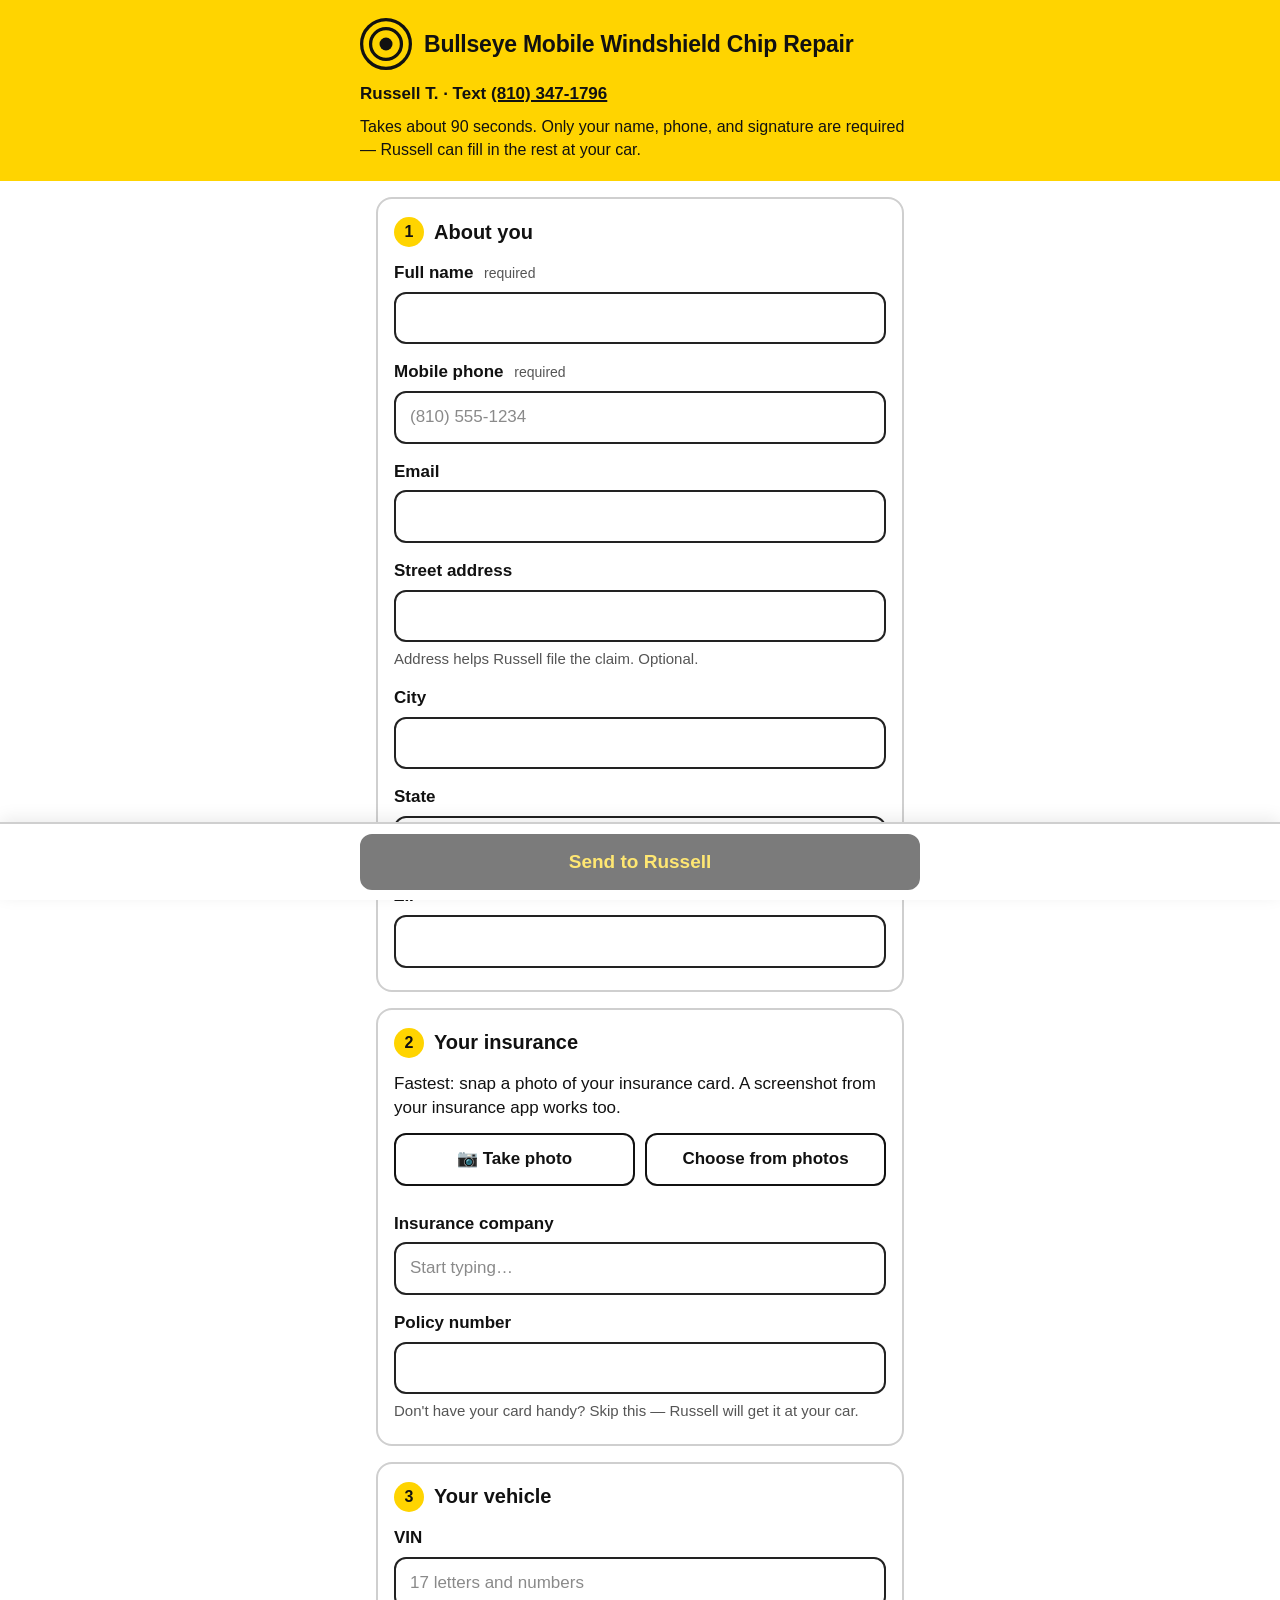
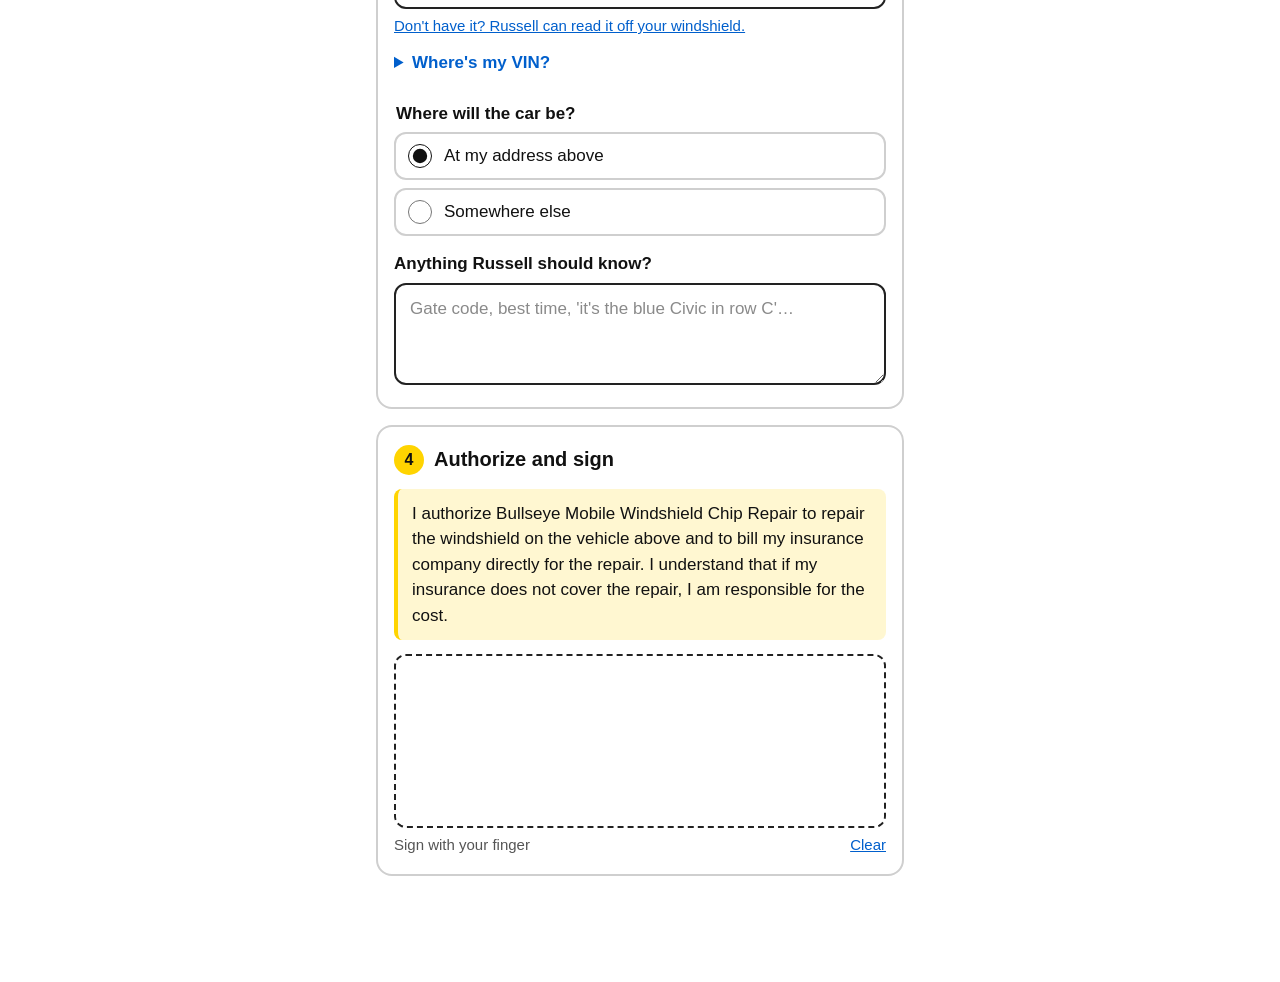
<file: index.html>
<!doctype html>
<html lang="en">
<head>
  <meta charset="utf-8">
  <!-- Only this site's own files may run; the page may talk only to the backend and the VIN lookup. -->
  <meta http-equiv="Content-Security-Policy" content="default-src 'none'; script-src 'self'; style-src 'self'; img-src 'self' data: blob:; connect-src https://script.google.com https://script.googleusercontent.com https://vpic.nhtsa.dot.gov; base-uri 'none'; form-action 'none'; object-src 'none'">
  <meta name="referrer" content="no-referrer">
  <meta name="viewport" content="width=device-width, initial-scale=1, viewport-fit=cover">
  <meta name="robots" content="noindex">
  <meta name="theme-color" content="#FFD400">
  <meta name="description" content="Customer info for Bullseye Mobile Windshield Chip Repair. Takes about 90 seconds.">
  <title>Bullseye Windshield Repair — Customer Info</title>
  <link rel="icon" href="assets/favicon.svg" type="image/svg+xml">
  <link rel="stylesheet" href="assets/style.css">
</head>
<body>

<header class="hdr">
  <div class="hdr-inner">
    <div class="brand">
      <img src="assets/logo.svg" alt="" width="52" height="52">
      <h1 data-fill="business">Bullseye Mobile Windshield Chip Repair</h1>
    </div>
    <p class="owner"><span data-fill="owner">Russell T.</span> · Text <a data-link="sms" href="sms:+18103471796"><span data-fill="phone">(810) 347-1796</span></a></p>
    <p class="sub">Takes about 90 seconds. Only your name, phone, and signature are required — Russell can fill in the rest at your car.</p>
    <p class="test-mode" id="test-mode" hidden>Test mode — nothing is sent to Russell.</p>
  </div>
</header>

<main id="main">
  <noscript><p>This form needs JavaScript turned on. You can also just text Russell at <a href="sms:+18103471796">(810) 347-1796</a>.</p></noscript>

  <div id="draft-banner" class="banner" hidden>
    <span>We saved what you typed earlier.</span>
    <button type="button" class="link" id="start-over">Start over</button>
  </div>
  <p id="status" class="sr-only" aria-live="polite"></p>

  <form id="intake" novalidate>
    <input type="hidden" name="ref" id="ref" value="direct">
    <!-- Honeypot: off-screen, never filled by people. Payload key is "website". -->
    <div class="hp" aria-hidden="true">
      <label for="hp">Leave this empty</label>
      <input type="text" id="hp" name="hp" tabindex="-1" autocomplete="off">
    </div>

    <!-- 1 · About you -->
    <section class="card" id="sec-about" aria-labelledby="h-about">
      <h2 id="h-about"><span class="num" aria-hidden="true">1</span> About you</h2>

      <div class="field">
        <label for="name">Full name <span class="req">required</span></label>
        <input id="name" name="name" type="text" autocomplete="name" autocapitalize="words" maxlength="120" required>
        <p class="err" id="err-name" hidden></p>
      </div>

      <div class="field">
        <label for="phone">Mobile phone <span class="req">required</span></label>
        <input id="phone" name="phone" type="tel" autocomplete="tel" inputmode="tel" placeholder="(810) 555-1234" maxlength="20" required>
        <p class="err" id="err-phone" hidden></p>
      </div>

      <div class="field">
        <label for="email">Email</label>
        <input id="email" name="email" type="email" autocomplete="email" inputmode="email" autocapitalize="off" spellcheck="false" maxlength="120">
      </div>

      <div class="field">
        <label for="street">Street address</label>
        <input id="street" name="street" type="text" autocomplete="street-address" maxlength="160">
        <p class="hint">Address helps Russell file the claim. Optional.</p>
      </div>

      <div class="field">
        <label for="city">City</label>
        <input id="city" name="city" type="text" autocomplete="address-level2" autocapitalize="words" maxlength="80">
      </div>

      <div class="field">
        <label for="state">State</label>
        <select id="state" name="state" autocomplete="address-level1">
          <option value="AL">Alabama</option><option value="AK">Alaska</option><option value="AZ">Arizona</option>
          <option value="AR">Arkansas</option><option value="CA">California</option><option value="CO">Colorado</option>
          <option value="CT">Connecticut</option><option value="DE">Delaware</option><option value="DC">District of Columbia</option>
          <option value="FL">Florida</option><option value="GA">Georgia</option><option value="HI">Hawaii</option>
          <option value="ID">Idaho</option><option value="IL">Illinois</option><option value="IN">Indiana</option>
          <option value="IA">Iowa</option><option value="KS">Kansas</option><option value="KY">Kentucky</option>
          <option value="LA">Louisiana</option><option value="ME">Maine</option><option value="MD">Maryland</option>
          <option value="MA">Massachusetts</option><option value="MI" selected>Michigan</option><option value="MN">Minnesota</option>
          <option value="MS">Mississippi</option><option value="MO">Missouri</option><option value="MT">Montana</option>
          <option value="NE">Nebraska</option><option value="NV">Nevada</option><option value="NH">New Hampshire</option>
          <option value="NJ">New Jersey</option><option value="NM">New Mexico</option><option value="NY">New York</option>
          <option value="NC">North Carolina</option><option value="ND">North Dakota</option><option value="OH">Ohio</option>
          <option value="OK">Oklahoma</option><option value="OR">Oregon</option><option value="PA">Pennsylvania</option>
          <option value="RI">Rhode Island</option><option value="SC">South Carolina</option><option value="SD">South Dakota</option>
          <option value="TN">Tennessee</option><option value="TX">Texas</option><option value="UT">Utah</option>
          <option value="VT">Vermont</option><option value="VA">Virginia</option><option value="WA">Washington</option>
          <option value="WV">West Virginia</option><option value="WI">Wisconsin</option><option value="WY">Wyoming</option>
        </select>
      </div>

      <div class="field">
        <label for="zip">ZIP</label>
        <input id="zip" name="zip" type="text" autocomplete="postal-code" inputmode="numeric" maxlength="5">
      </div>
    </section>

    <!-- 2 · Your insurance -->
    <section class="card" id="sec-insurance" aria-labelledby="h-insurance">
      <h2 id="h-insurance"><span class="num" aria-hidden="true">2</span> Your insurance</h2>

      <p class="lead">Fastest: snap a photo of your insurance card. A screenshot from your insurance app works too.</p>
      <div class="btn-row">
        <button type="button" class="btn" id="photo-camera-btn">📷 Take photo</button>
        <button type="button" class="btn" id="photo-pick-btn">Choose from photos</button>
      </div>
      <input type="file" id="photo-camera" accept="image/*" capture="environment" class="sr-only" tabindex="-1" aria-hidden="true">
      <input type="file" id="photo-pick" accept="image/*" class="sr-only" tabindex="-1" aria-hidden="true">
      <ul id="photo-list" class="thumbs" aria-label="Insurance card photos"></ul>
      <p id="photo-msg" class="hint pad" aria-live="polite"></p>

      <div class="field">
        <label for="insurer">Insurance company</label>
        <input id="insurer" name="insurer" type="text" list="insurers" autocomplete="off" autocapitalize="words" maxlength="80" placeholder="Start typing…">
        <datalist id="insurers"></datalist>
      </div>

      <div class="field">
        <label for="policy_number">Policy number</label>
        <input id="policy_number" name="policy_number" type="text" autocomplete="off" autocapitalize="characters" spellcheck="false" maxlength="40">
        <p class="hint">Don't have your card handy? Skip this — Russell will get it at your car.</p>
      </div>
    </section>

    <!-- 3 · Your vehicle -->
    <section class="card" id="sec-vehicle" aria-labelledby="h-vehicle">
      <h2 id="h-vehicle"><span class="num" aria-hidden="true">3</span> Your vehicle</h2>

      <div class="field">
        <label for="vin">VIN</label>
        <input id="vin" name="vin" type="text" maxlength="17" autocomplete="off" autocapitalize="characters" spellcheck="false" placeholder="17 letters and numbers">
        <p id="vin-warn" class="msg-warn" hidden></p>
        <p id="vin-status" class="msg-muted" hidden></p>
        <p class="hint" id="vin-manual-wrap"><button type="button" class="link small" id="vin-manual">Don't have it? Russell can read it off your windshield.</button></p>
        <details>
          <summary>Where's my VIN?</summary>
          <p>Bottom corner of the windshield on the driver's side, the sticker inside the driver's door, your insurance card, or your registration.</p>
        </details>
      </div>

      <div id="ymm" hidden>
        <div class="field">
          <label for="year">Year</label>
          <input id="year" name="year" type="text" inputmode="numeric" maxlength="4" autocomplete="off">
        </div>
        <div class="field">
          <label for="make">Make</label>
          <input id="make" name="make" type="text" autocapitalize="words" maxlength="40" autocomplete="off" placeholder="e.g., Honda">
        </div>
        <div class="field">
          <label for="model">Model</label>
          <input id="model" name="model" type="text" autocapitalize="words" maxlength="40" autocomplete="off" placeholder="e.g., Civic">
        </div>
      </div>

      <fieldset class="field bare">
        <legend class="label">Where will the car be?</legend>
        <div class="radios">
          <label class="radio"><input type="radio" name="repair_location" value="same" checked> At my address above</label>
          <label class="radio"><input type="radio" name="repair_location" value="other"> Somewhere else</label>
        </div>
        <div id="loc-other-wrap" class="field" hidden>
          <label for="repair_location_text" class="sr-only">Where will the car be?</label>
          <input id="repair_location_text" name="repair_location_text" type="text" maxlength="160" placeholder="e.g., work parking lot — 123 Main St, Novi">
        </div>
      </fieldset>

      <div class="field">
        <label for="notes">Anything Russell should know?</label>
        <textarea id="notes" name="notes" maxlength="500" rows="3" placeholder="Gate code, best time, 'it's the blue Civic in row C'…"></textarea>
      </div>
    </section>

    <!-- 4 · Authorize and sign -->
    <section class="card" id="sec-sign" aria-labelledby="h-sign">
      <h2 id="h-sign"><span class="num" aria-hidden="true">4</span> Authorize and sign</h2>
      <p class="auth" id="auth-text"></p>
      <div class="sig-wrap" id="sig-wrap">
        <canvas id="sig" aria-label="Signature pad. Sign with your finger." role="img"></canvas>
      </div>
      <div class="sig-row">
        <span id="sig-label">Sign with your finger</span>
        <button type="button" class="link small" id="sig-clear">Clear</button>
      </div>
      <p class="err" id="err-sig" hidden></p>
    </section>
  </form>

  <!-- Thank-you state: replaces the form after a successful send -->
  <section id="thanks" class="thanks" hidden aria-labelledby="thanks-h">
    <h2 id="thanks-h" tabindex="-1">Sent! Russell will text you to confirm a time.</h2>
    <p class="ref-label">Your reference code</p>
    <p class="ref" id="ref-code"></p>
    <p class="hint">Save this in case you need it.</p>
    <div class="summary" id="summary"></div>
    <div class="actions">
      <a class="btn btn-primary" id="text-russell" href="sms:+18103471796">Text Russell</a>
      <button type="button" class="btn" id="save-contact">Save Russell's contact</button>
    </div>
    <p class="hint foot">Something wrong? Text Russell at <a data-link="sms" href="sms:+18103471796"><span data-fill="phone">(810) 347-1796</span></a>.</p>
  </section>
</main>

<div class="bar" id="bar">
  <div class="bar-inner">
    <p class="send-msg" id="send-msg" hidden></p>
    <button type="button" class="btn btn-primary" id="send" aria-disabled="true">Send to Russell</button>
    <div class="fallback" id="fallback" hidden>
      <a class="btn" id="text-instead" href="sms:+18103471796">Text Russell your info instead</a>
      <p class="hint">Russell will grab your card and signature at the car.</p>
    </div>
  </div>
</div>

<script src="config.js"></script>
<script src="vendor/signature_pad.min.js"></script>
<script src="assets/app.js"></script>
</body>
</html>
</file>
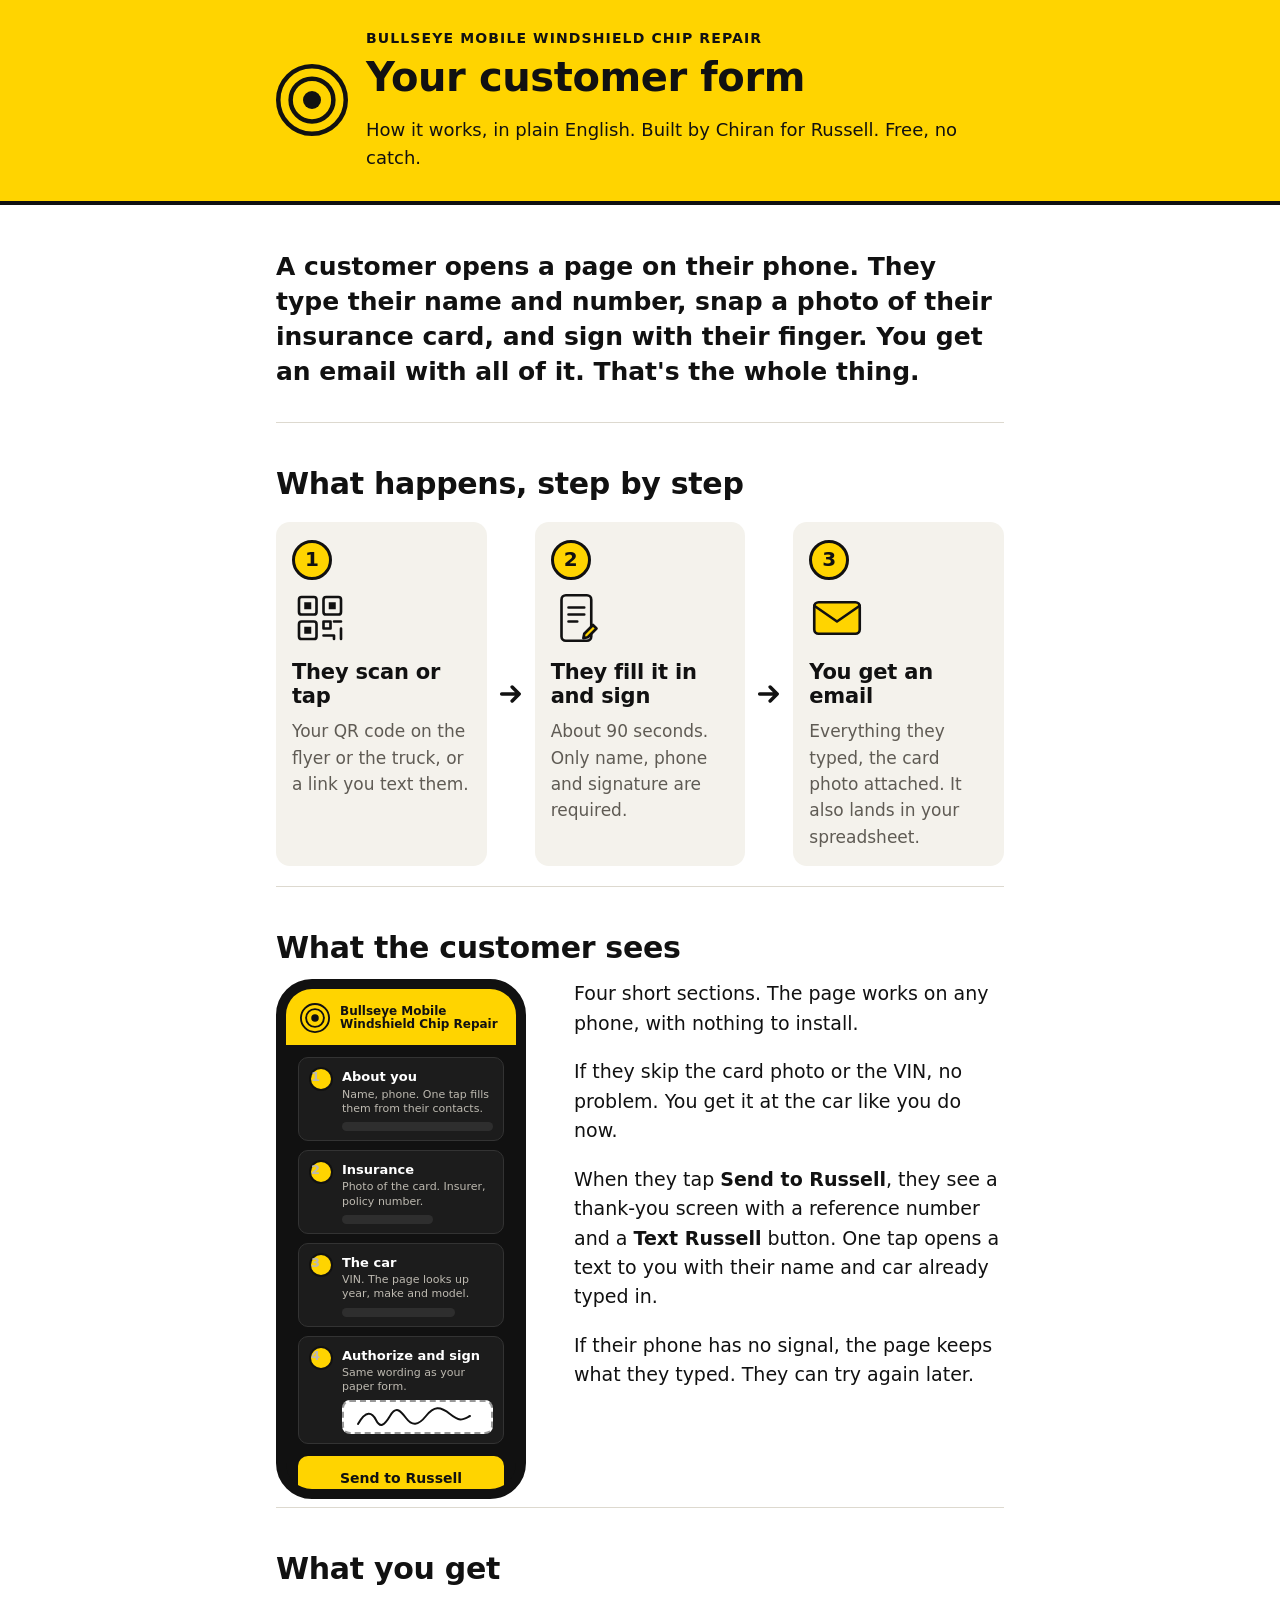
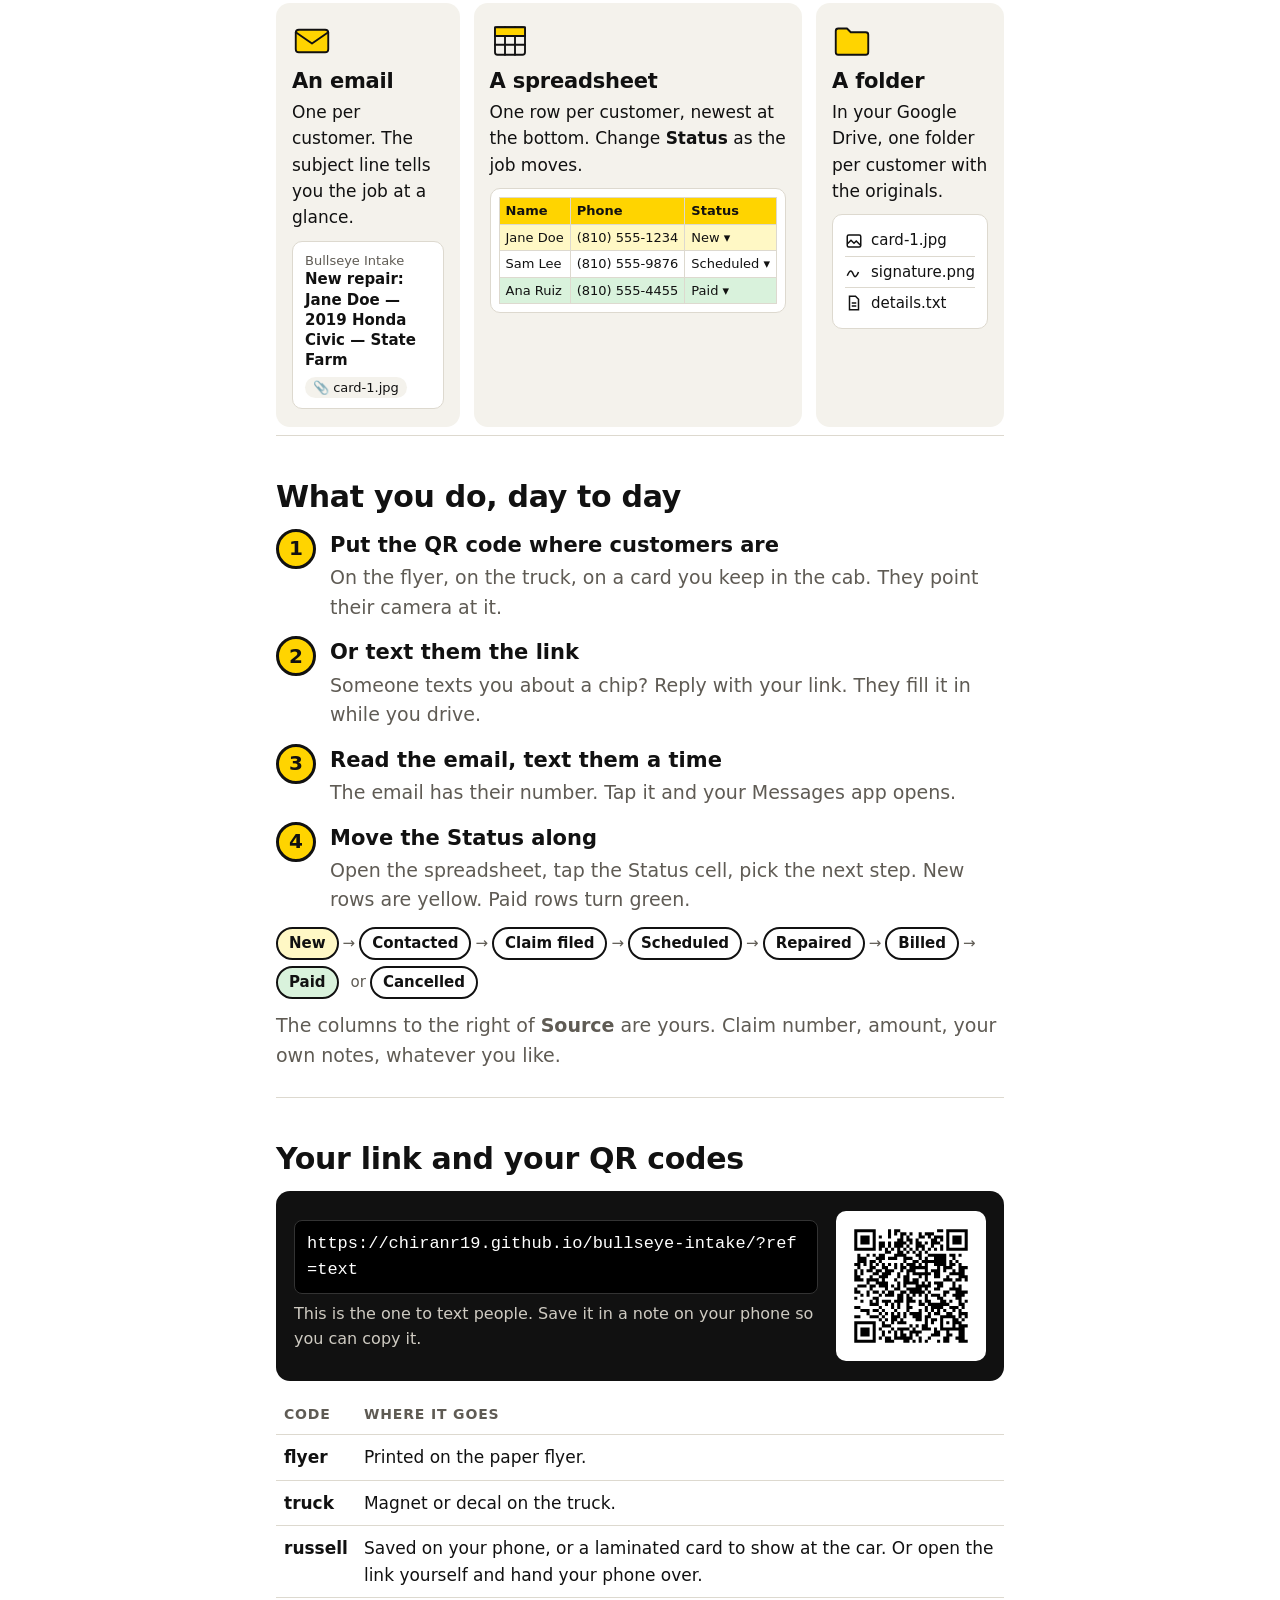
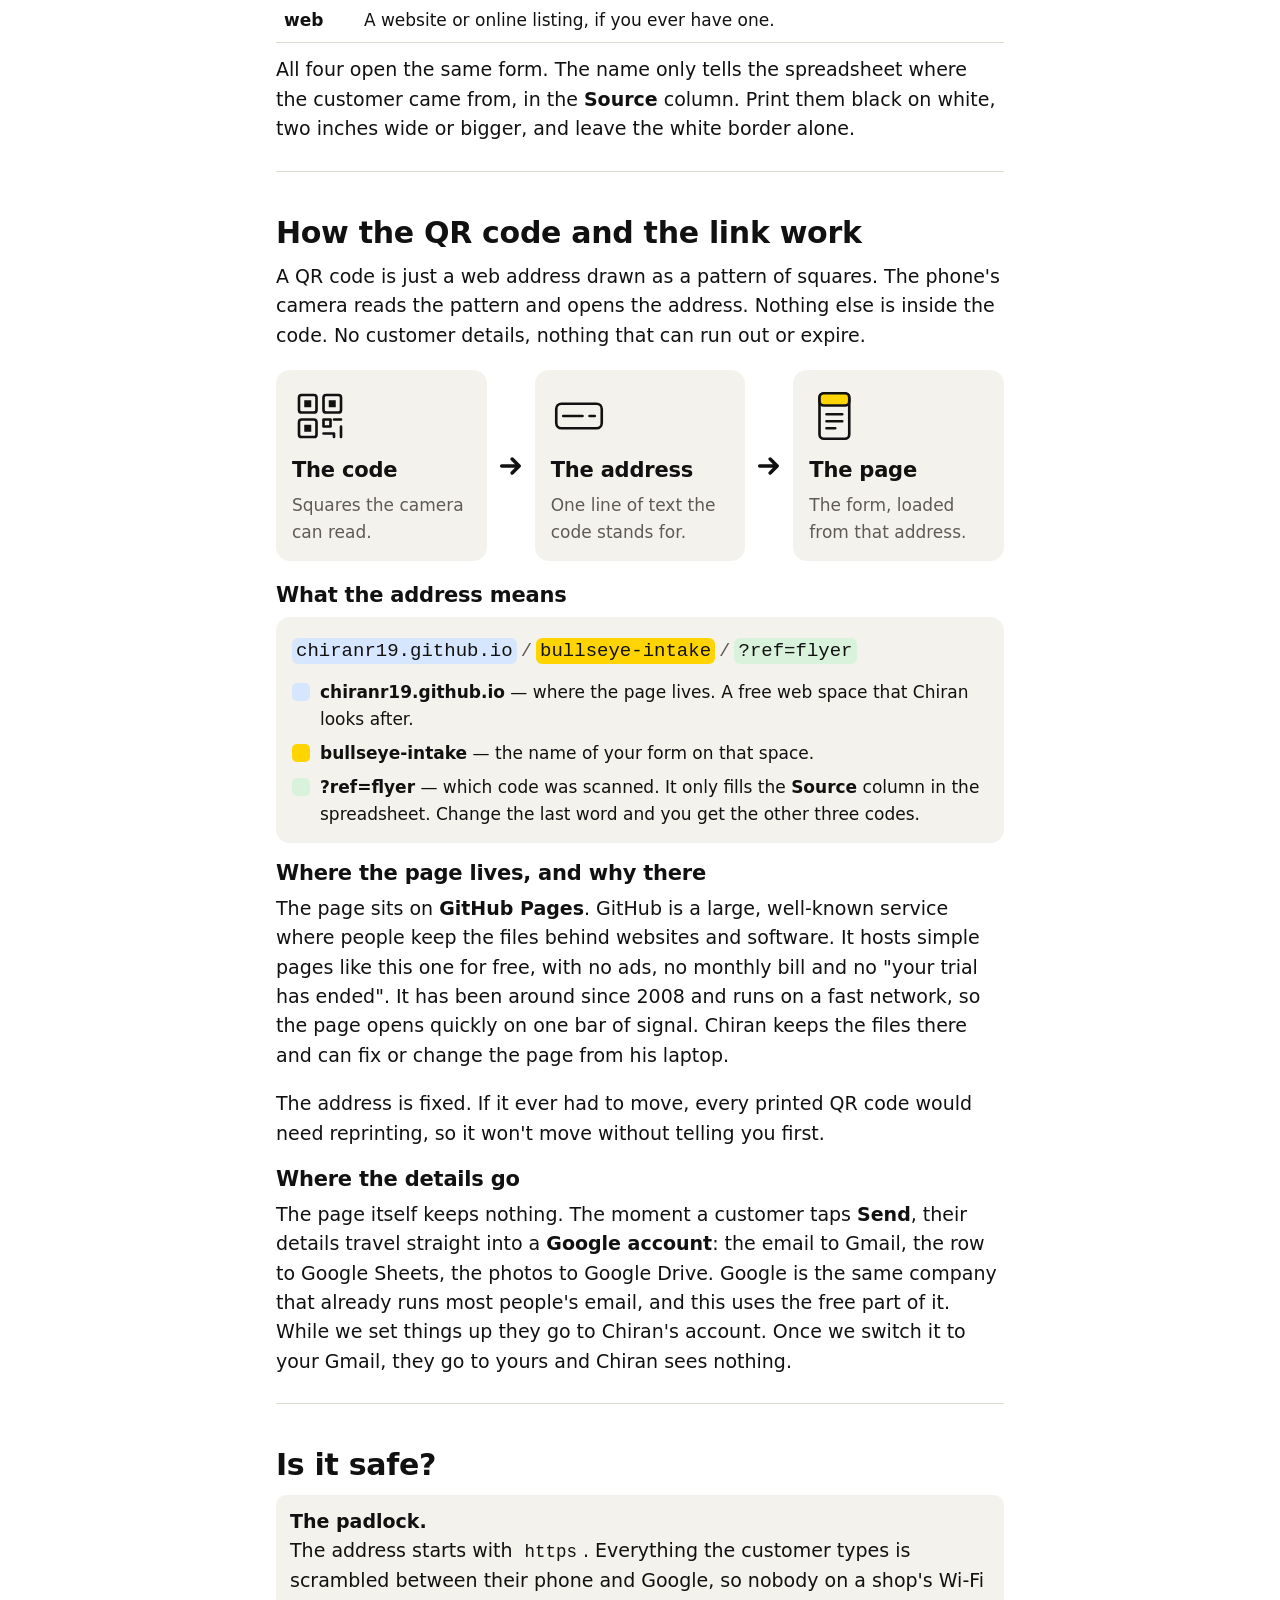
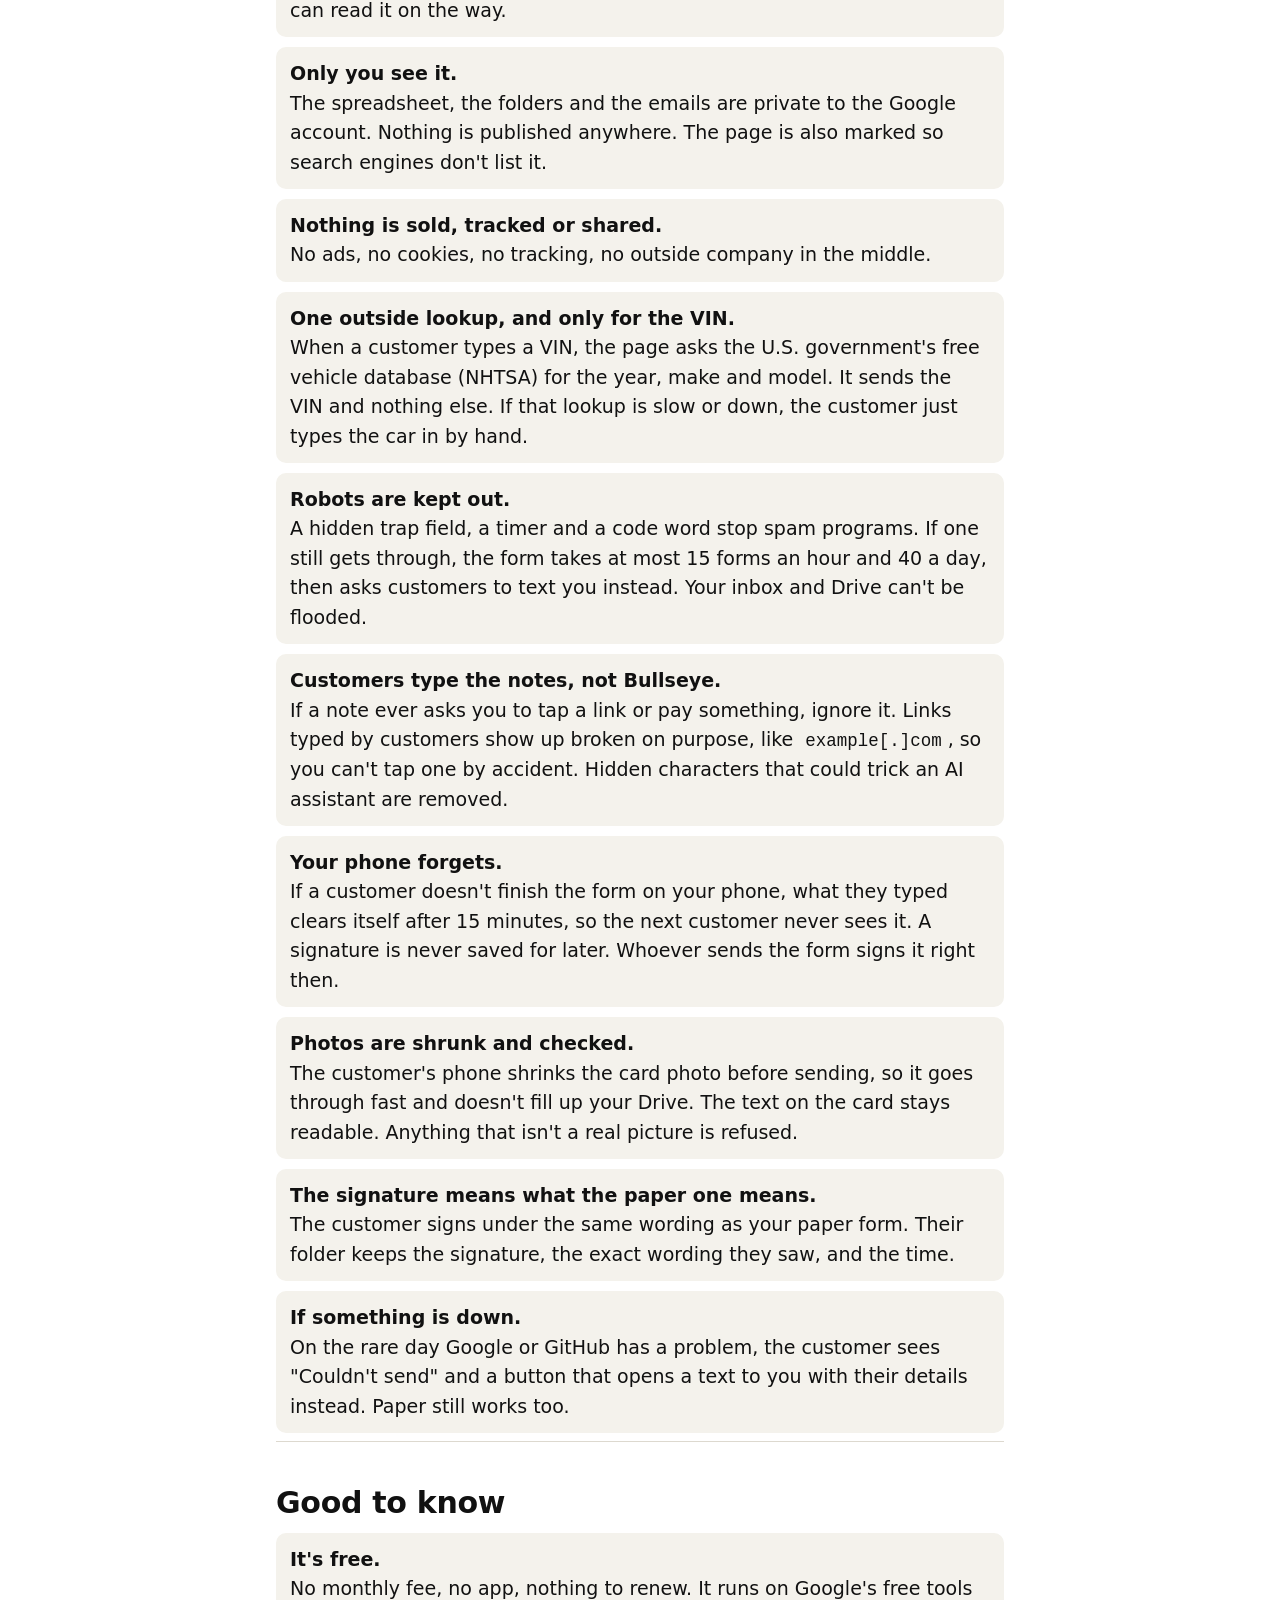
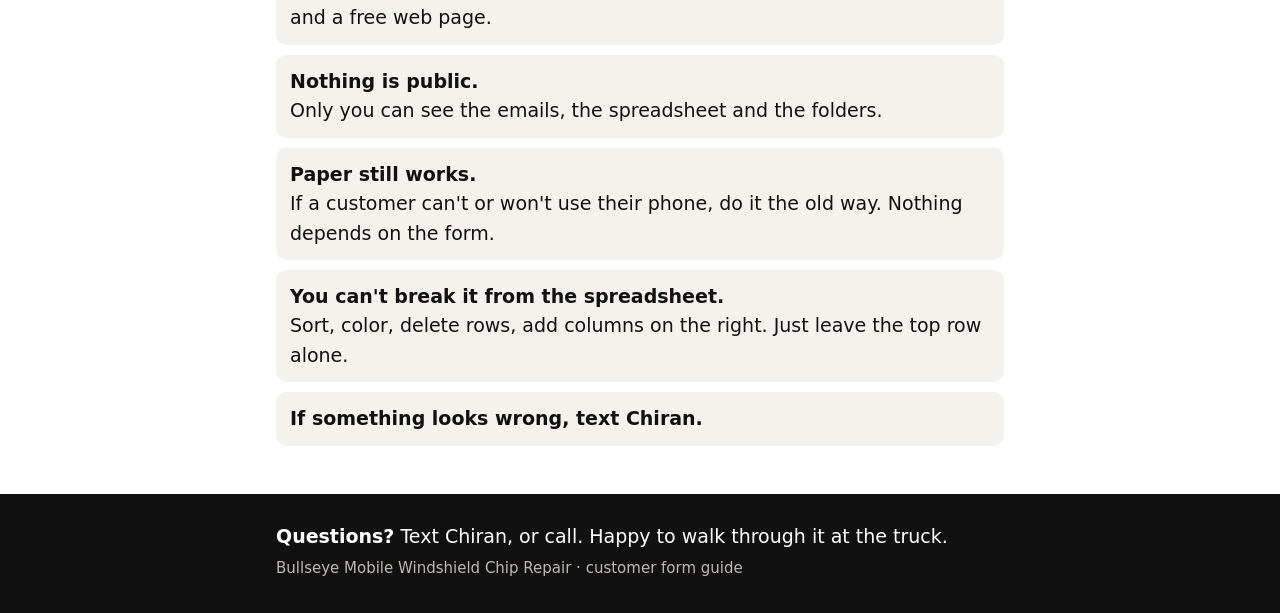
<file: guide.html>
<!doctype html>
<html lang="en">
<head>
<meta charset="utf-8">
<meta http-equiv="Content-Security-Policy" content="default-src 'none'; style-src 'unsafe-inline'; img-src 'self' data:; base-uri 'none'; form-action 'none'">
<meta name="referrer" content="no-referrer">
<meta name="viewport" content="width=device-width, initial-scale=1">
<meta name="robots" content="noindex">
<meta name="theme-color" content="#FFD400">
<title>Your customer form — how it works</title>
<link rel="icon" href="assets/favicon.svg" type="image/svg+xml">
<style>
  :root {
    --yellow: #FFD400;
    --ink: #111111;
    --paper: #FFFFFF;
    --stone: #F4F2EC;
    --line: #DDD9CF;
    --muted: #5F5B54;
    --new: #FFF8C5;
    --paid: #D9F2DC;
    --radius: 14px;
  }
  * { box-sizing: border-box; }
  html { -webkit-text-size-adjust: 100%; }
  body {
    margin: 0;
    background: var(--paper);
    color: var(--ink);
    font: 19px/1.55 system-ui, -apple-system, "Segoe UI", Roboto, Helvetica, Arial, sans-serif;
  }
  h1, h2, h3 { line-height: 1.15; margin: 0 0 .4em; letter-spacing: -0.01em; }
  h1 { font-size: clamp(30px, 6vw, 40px); }
  h2 { font-size: clamp(24px, 4.5vw, 30px); margin-top: 0; }
  h3 { font-size: 21px; }
  p { margin: 0 0 1em; }
  a { color: inherit; }
  .wrap { max-width: 760px; margin: 0 auto; padding: 0 16px; }

  /* Header */
  .hero { background: var(--yellow); border-bottom: 4px solid var(--ink); }
  .hero .wrap { padding: 28px 16px 30px; display: flex; gap: 18px; align-items: center; }
  .hero svg { width: 72px; height: 72px; flex: 0 0 auto; }
  .hero .kicker { font-weight: 700; text-transform: uppercase; letter-spacing: .08em; font-size: 14px; margin: 0 0 4px; }
  .hero p.sub { margin: 4px 0 0; font-size: 18px; }

  section { padding: 44px 0 8px; }
  section + section { border-top: 1px solid var(--line); }
  .lead { font-size: clamp(21px, 3.4vw, 25px); font-weight: 600; line-height: 1.4; }

  /* Step badges, same look as the form */
  .num {
    display: inline-flex; align-items: center; justify-content: center;
    width: 40px; height: 40px; border-radius: 50%;
    background: var(--yellow); color: var(--ink); font-weight: 800; font-size: 20px;
    border: 3px solid var(--ink); flex: 0 0 auto;
  }

  /* The flow strip */
  .flow { display: grid; grid-template-columns: 1fr auto 1fr auto 1fr; gap: 10px; align-items: stretch; margin: 20px 0 12px; }
  .flow .step { background: var(--stone); border-radius: var(--radius); padding: 18px 16px 16px; display: flex; flex-direction: column; gap: 10px; }
  .flow .step svg { width: 56px; height: 56px; }
  .flow .step h3 { margin: 4px 0 0; }
  .flow .step p { margin: 0; color: var(--muted); font-size: 17px; }
  .flow .arrow { display: flex; align-items: center; justify-content: center; color: var(--ink); }
  .flow .arrow svg { width: 28px; height: 28px; }
  @media (max-width: 640px) {
    .flow { grid-template-columns: 1fr; }
    .flow .arrow svg { transform: rotate(90deg); }
  }

  /* Two-column: phone mockup + text */
  .split { display: grid; grid-template-columns: 270px 1fr; gap: 28px; align-items: start; margin-top: 14px; }
  @media (max-width: 640px) { .split { grid-template-columns: 1fr; } .phone { margin: 0 auto; } }

  .phone {
    width: 250px; height: 520px; border: 10px solid var(--ink); border-radius: 36px;
    background: var(--ink); overflow: hidden; display: flex; flex-direction: column; position: relative;
  }
  .phone .ph-head { background: var(--yellow); padding: 14px 14px 12px; display: flex; gap: 10px; align-items: center; }
  .phone .ph-head svg { width: 30px; height: 30px; flex: 0 0 auto; }
  .phone .ph-head b { font-size: 12px; line-height: 1.15; display: block; }
  .phone .ph-body { flex: 1; padding: 12px; display: flex; flex-direction: column; gap: 9px; }
  .phone .ph-sec { background: #1C1C1C; border: 1px solid #333; border-radius: 10px; padding: 9px 10px; color: #fff; display: flex; gap: 9px; align-items: flex-start; }
  .phone .ph-sec .num { width: 24px; height: 24px; font-size: 13px; border-width: 2px; }
  .phone .ph-sec b { font-size: 13px; display: block; }
  .phone .ph-sec span { font-size: 11px; color: #BDB9B0; display: block; line-height: 1.3; }
  .phone .ph-line { height: 9px; border-radius: 5px; background: #2E2E2E; margin-top: 6px; }
  .phone .ph-sig { height: 34px; border-radius: 8px; background: #fff; margin-top: 6px; border: 2px dashed #999; position: relative; }
  .phone .ph-sig svg { position: absolute; left: 10px; top: 4px; width: 120px; height: 26px; }
  .phone .ph-bar { background: var(--yellow); color: var(--ink); font-weight: 800; font-size: 14px; text-align: center; padding: 12px; margin: 0 12px 12px; border-radius: 10px; }

  /* Cards */
  .cards { display: grid; grid-template-columns: repeat(3, 1fr); gap: 14px; margin-top: 16px; }
  @media (max-width: 720px) { .cards { grid-template-columns: 1fr; } }
  .card { background: var(--stone); border-radius: var(--radius); padding: 18px 16px; }
  .card svg { width: 40px; height: 40px; display: block; margin-bottom: 8px; }
  .card h3 { margin-bottom: 6px; }
  .card p { font-size: 17px; margin-bottom: 10px; }
  .mock { background: var(--paper); border: 1px solid var(--line); border-radius: 10px; padding: 10px 12px; font-size: 15px; line-height: 1.35; }
  .mock .subj { font-weight: 700; }
  .mock .from { color: var(--muted); font-size: 13px; }
  .mock .attach { display: inline-block; margin-top: 6px; font-size: 13px; background: var(--stone); padding: 2px 8px; border-radius: 999px; }
  table.mini { border-collapse: collapse; width: 100%; font-size: 13px; }
  table.mini th, table.mini td { border: 1px solid var(--line); padding: 4px 6px; text-align: left; white-space: nowrap; }
  table.mini th { background: var(--yellow); font-weight: 700; }
  table.mini tr.new td { background: var(--new); }
  table.mini tr.paid td { background: var(--paid); }
  .files { list-style: none; padding: 0; margin: 0; font-size: 15px; }
  .files li { padding: 5px 0; border-bottom: 1px solid var(--line); display: flex; gap: 8px; align-items: center; }
  .files li:last-child { border-bottom: 0; }
  .files svg { width: 18px; height: 18px; margin: 0; flex: 0 0 auto; }

  /* Day to day */
  ol.todo { list-style: none; padding: 0; margin: 14px 0 0; display: grid; gap: 14px; }
  ol.todo li { display: flex; gap: 14px; align-items: flex-start; }
  ol.todo li > div { flex: 1; }
  ol.todo b { display: block; font-size: 21px; margin-bottom: 2px; }
  ol.todo p { margin: 0; color: var(--muted); }

  .chain { display: flex; flex-wrap: wrap; gap: 6px 4px; align-items: center; margin: 12px 0 4px; }
  .chip { border: 2px solid var(--ink); border-radius: 999px; padding: 3px 11px; font-weight: 700; font-size: 15px; background: var(--paper); }
  .chip.new { background: var(--new); }
  .chip.paid { background: var(--paid); }
  .chain .sep { color: var(--muted); font-size: 15px; }

  /* Link box */
  .linkbox { background: var(--ink); color: #fff; border-radius: var(--radius); padding: 20px 18px; display: grid; grid-template-columns: 1fr 150px; gap: 18px; align-items: center; margin-top: 14px; }
  @media (max-width: 560px) { .linkbox { grid-template-columns: 1fr; } }
  .linkbox .url { font-family: ui-monospace, Menlo, Consolas, monospace; font-size: 17px; word-break: break-all; background: #000; padding: 10px 12px; border-radius: 8px; border: 1px solid #333; }
  .linkbox p { margin: 8px 0 0; color: #CFCBC2; font-size: 16px; }
  .linkbox .qr { background: #fff; border-radius: 10px; padding: 6px; justify-self: center; }
  .linkbox .qr svg { width: 138px; height: 138px; display: block; }

  table.codes { border-collapse: collapse; width: 100%; margin-top: 14px; font-size: 17px; }
  table.codes th, table.codes td { text-align: left; padding: 9px 8px; border-bottom: 1px solid var(--line); vertical-align: top; }
  table.codes th { font-size: 14px; text-transform: uppercase; letter-spacing: .06em; color: var(--muted); }
  code { font-family: ui-monospace, Menlo, Consolas, monospace; font-size: .92em; background: var(--stone); padding: 1px 6px; border-radius: 6px; }

  /* Address anatomy */
  .url-parts { background: var(--stone); border-radius: var(--radius); padding: 16px; margin: 10px 0 18px; }
  .url-line { font-family: ui-monospace, Menlo, Consolas, monospace; font-size: clamp(15px, 3.6vw, 19px); word-break: break-all; line-height: 1.9; margin-bottom: 10px; }
  .url-line span { padding: 2px 4px; border-radius: 6px; }
  .u-host { background: #D6E6FF; }
  .u-name { background: var(--yellow); }
  .u-ref  { background: var(--paid); }
  .u-slash { color: var(--muted); }
  .url-parts ul { list-style: none; padding: 0; margin: 0; display: grid; gap: 8px; font-size: 17px; }
  .url-parts li { display: flex; gap: 10px; align-items: flex-start; }
  .url-parts li > span.swatch { width: 18px; height: 18px; border-radius: 5px; flex: 0 0 auto; margin-top: 4px; }
  .swatch.host { background: #D6E6FF; }
  .swatch.name { background: var(--yellow); }
  .swatch.ref  { background: var(--paid); }

  ul.know { padding-left: 0; list-style: none; margin: 10px 0 0; display: grid; gap: 10px; }
  ul.know li { background: var(--stone); border-radius: 10px; padding: 12px 14px; }
  ul.know b { display: block; }

  footer { background: var(--ink); color: #fff; margin-top: 40px; }
  footer .wrap { padding: 28px 16px; }
  footer p { margin: 0 0 6px; }
  footer .small { color: #BDB9B0; font-size: 15px; }

  :focus-visible { outline: 3px solid #005fcc; outline-offset: 2px; }
  @media print {
    body { font-size: 15px; }
    .hero, .linkbox, .num, table.mini th, .chip, .phone .ph-head, .phone .ph-bar { -webkit-print-color-adjust: exact; print-color-adjust: exact; }
    .phone { height: 420px; }
  }
</style>
</head>
<body>

<header class="hero">
  <div class="wrap">
    <svg viewBox="0 0 64 64" role="img" aria-label="Bullseye logo"><circle cx="32" cy="32" r="30" fill="#FFD400" stroke="#111" stroke-width="4"/><circle cx="32" cy="32" r="19" fill="none" stroke="#111" stroke-width="4"/><circle cx="32" cy="32" r="8" fill="#111"/></svg>
    <div>
      <p class="kicker">Bullseye Mobile Windshield Chip Repair</p>
      <h1>Your customer form</h1>
      <p class="sub">How it works, in plain English. Built by Chiran for Russell. Free, no catch.</p>
    </div>
  </div>
</header>

<main class="wrap">

  <section>
    <p class="lead">A customer opens a page on their phone. They type their name and number, snap a photo of their insurance card, and sign with their finger. You get an email with all of it. That's the whole thing.</p>
  </section>

  <section>
    <h2>What happens, step by step</h2>
    <div class="flow">
      <div class="step">
        <span class="num">1</span>
        <svg viewBox="0 0 64 64" fill="none" stroke="#111" stroke-width="3" stroke-linecap="round" stroke-linejoin="round" aria-hidden="true"><rect x="8" y="8" width="20" height="20" rx="3"/><rect x="36" y="8" width="20" height="20" rx="3"/><rect x="8" y="36" width="20" height="20" rx="3"/><rect x="14" y="14" width="8" height="8" fill="#111" stroke="none"/><rect x="42" y="14" width="8" height="8" fill="#111" stroke="none"/><rect x="14" y="42" width="8" height="8" fill="#111" stroke="none"/><path d="M36 36h8v8h-8zM48 36h8M56 44v12M36 52h12v4"/></svg>
        <h3>They scan or tap</h3>
        <p>Your QR code on the flyer or the truck, or a link you text them.</p>
      </div>
      <div class="arrow" aria-hidden="true"><svg viewBox="0 0 24 24" fill="none" stroke="currentColor" stroke-width="3" stroke-linecap="round" stroke-linejoin="round"><path d="M4 12h15M13 6l6 6-6 6"/></svg></div>
      <div class="step">
        <span class="num">2</span>
        <svg viewBox="0 0 64 64" fill="none" stroke="#111" stroke-width="3" stroke-linecap="round" stroke-linejoin="round" aria-hidden="true"><rect x="12" y="6" width="34" height="52" rx="5"/><path d="M20 20h18M20 28h18M20 36h10"/><path d="M38 50l10-10 4 4-10 10-5 1z" fill="#FFD400"/></svg>
        <h3>They fill it in and sign</h3>
        <p>About 90 seconds. Only name, phone and signature are required.</p>
      </div>
      <div class="arrow" aria-hidden="true"><svg viewBox="0 0 24 24" fill="none" stroke="currentColor" stroke-width="3" stroke-linecap="round" stroke-linejoin="round"><path d="M4 12h15M13 6l6 6-6 6"/></svg></div>
      <div class="step">
        <span class="num">3</span>
        <svg viewBox="0 0 64 64" fill="none" stroke="#111" stroke-width="3" stroke-linecap="round" stroke-linejoin="round" aria-hidden="true"><rect x="6" y="14" width="52" height="36" rx="5" fill="#FFD400"/><path d="M6 18l26 18 26-18"/></svg>
        <h3>You get an email</h3>
        <p>Everything they typed, the card photo attached. It also lands in your spreadsheet.</p>
      </div>
    </div>
  </section>

  <section>
    <h2>What the customer sees</h2>
    <div class="split">
      <div class="phone" role="img" aria-label="The form on a phone: four short sections and a Send button">
        <div class="ph-head">
          <svg viewBox="0 0 64 64" aria-hidden="true"><circle cx="32" cy="32" r="30" fill="#FFD400" stroke="#111" stroke-width="4"/><circle cx="32" cy="32" r="19" fill="none" stroke="#111" stroke-width="4"/><circle cx="32" cy="32" r="8" fill="#111"/></svg>
          <b>Bullseye Mobile Windshield Chip Repair</b>
        </div>
        <div class="ph-body">
          <div class="ph-sec"><span class="num">1</span><div><b>About you</b><span>Name, phone. One tap fills them from their contacts.</span><div class="ph-line"></div></div></div>
          <div class="ph-sec"><span class="num">2</span><div><b>Insurance</b><span>Photo of the card. Insurer, policy number.</span><div class="ph-line" style="width:60%"></div></div></div>
          <div class="ph-sec"><span class="num">3</span><div><b>The car</b><span>VIN. The page looks up year, make and model.</span><div class="ph-line" style="width:75%"></div></div></div>
          <div class="ph-sec"><span class="num">4</span><div><b>Authorize and sign</b><span>Same wording as your paper form.</span><div class="ph-sig"><svg viewBox="0 0 120 26" fill="none" stroke="#111" stroke-width="2" stroke-linecap="round" aria-hidden="true"><path d="M4 18c8-14 14-12 18-4s8 6 14-4 10-6 16 2 12 8 20-2 14-10 24-2 12 6 20 2"/></svg></div></div></div>
        </div>
        <div class="ph-bar">Send to Russell</div>
      </div>
      <div>
        <p>Four short sections. The page works on any phone, with nothing to install.</p>
        <p>If they skip the card photo or the VIN, no problem. You get it at the car like you do now.</p>
        <p>When they tap <b>Send to Russell</b>, they see a thank-you screen with a reference number and a <b>Text Russell</b> button. One tap opens a text to you with their name and car already typed in.</p>
        <p>If their phone has no signal, the page keeps what they typed. They can try again later.</p>
      </div>
    </div>
  </section>

  <section>
    <h2>What you get</h2>
    <div class="cards">
      <div class="card">
        <svg viewBox="0 0 64 64" fill="none" stroke="#111" stroke-width="3" stroke-linecap="round" stroke-linejoin="round" aria-hidden="true"><rect x="6" y="14" width="52" height="36" rx="5" fill="#FFD400"/><path d="M6 18l26 18 26-18"/></svg>
        <h3>An email</h3>
        <p>One per customer. The subject line tells you the job at a glance.</p>
        <div class="mock">
          <div class="from">Bullseye Intake</div>
          <div class="subj">New repair: Jane Doe — 2019 Honda Civic — State Farm</div>
          <span class="attach">📎 card-1.jpg</span>
        </div>
      </div>
      <div class="card">
        <svg viewBox="0 0 64 64" fill="none" stroke="#111" stroke-width="3" stroke-linecap="round" stroke-linejoin="round" aria-hidden="true"><rect x="8" y="10" width="48" height="44" rx="4"/><path d="M8 24h48M8 38h48M24 10v44M40 10v44"/><rect x="8" y="10" width="48" height="14" fill="#FFD400"/></svg>
        <h3>A spreadsheet</h3>
        <p>One row per customer, newest at the bottom. Change <b>Status</b> as the job moves.</p>
        <div class="mock" style="padding:8px">
          <table class="mini">
            <tr><th>Name</th><th>Phone</th><th>Status</th></tr>
            <tr class="new"><td>Jane Doe</td><td>(810) 555-1234</td><td>New ▾</td></tr>
            <tr><td>Sam Lee</td><td>(810) 555-9876</td><td>Scheduled ▾</td></tr>
            <tr class="paid"><td>Ana Ruiz</td><td>(810) 555-4455</td><td>Paid ▾</td></tr>
          </table>
        </div>
      </div>
      <div class="card">
        <svg viewBox="0 0 64 64" fill="none" stroke="#111" stroke-width="3" stroke-linecap="round" stroke-linejoin="round" aria-hidden="true"><path d="M6 16a4 4 0 0 1 4-4h14l6 6h24a4 4 0 0 1 4 4v28a4 4 0 0 1-4 4H10a4 4 0 0 1-4-4z" fill="#FFD400"/></svg>
        <h3>A folder</h3>
        <p>In your Google Drive, one folder per customer with the originals.</p>
        <div class="mock">
          <ul class="files">
            <li><svg viewBox="0 0 24 24" fill="none" stroke="#111" stroke-width="2"><rect x="3" y="4" width="18" height="16" rx="2"/><path d="M3 16l5-5 4 4 3-3 6 6"/></svg>card-1.jpg</li>
            <li><svg viewBox="0 0 24 24" fill="none" stroke="#111" stroke-width="2"><path d="M3 17c4-9 6-7 8-2s4 4 7-3"/></svg>signature.png</li>
            <li><svg viewBox="0 0 24 24" fill="none" stroke="#111" stroke-width="2"><path d="M6 3h8l4 4v14H6z"/><path d="M9 12h6M9 16h6"/></svg>details.txt</li>
          </ul>
        </div>
      </div>
    </div>
  </section>

  <section>
    <h2>What you do, day to day</h2>
    <ol class="todo">
      <li><span class="num">1</span><div><b>Put the QR code where customers are</b><p>On the flyer, on the truck, on a card you keep in the cab. They point their camera at it.</p></div></li>
      <li><span class="num">2</span><div><b>Or text them the link</b><p>Someone texts you about a chip? Reply with your link. They fill it in while you drive.</p></div></li>
      <li><span class="num">3</span><div><b>Read the email, text them a time</b><p>The email has their number. Tap it and your Messages app opens.</p></div></li>
      <li><span class="num">4</span><div><b>Move the Status along</b><p>Open the spreadsheet, tap the Status cell, pick the next step. New rows are yellow. Paid rows turn green.</p></div></li>
    </ol>
    <div class="chain" aria-label="Status steps">
      <span class="chip new">New</span><span class="sep">→</span>
      <span class="chip">Contacted</span><span class="sep">→</span>
      <span class="chip">Claim filed</span><span class="sep">→</span>
      <span class="chip">Scheduled</span><span class="sep">→</span>
      <span class="chip">Repaired</span><span class="sep">→</span>
      <span class="chip">Billed</span><span class="sep">→</span>
      <span class="chip paid">Paid</span>
      <span class="sep" style="margin-left:8px">or</span><span class="chip">Cancelled</span>
    </div>
    <p style="margin-top:12px;color:var(--muted)">The columns to the right of <b>Source</b> are yours. Claim number, amount, your own notes, whatever you like.</p>
  </section>

  <section>
    <h2>Your link and your QR codes</h2>
    <div class="linkbox">
      <div>
        <div class="url">https://chiranr19.github.io/bullseye-intake/?ref=text</div>
        <p>This is the one to text people. Save it in a note on your phone so you can copy it.</p>
      </div>
      <div class="qr" aria-label="QR code for the link"><svg xmlns="http://www.w3.org/2000/svg" viewBox="0 0 450 450" role="img" aria-label="QR code: scan to open the form"><g transform="scale(10)"><path fill="#fff" d="M0 0h45v45h-45z"/><path stroke="#000" d="M4 4.5h7m4 0h1m1 0h2m12 0h2m1 0h7m-37 1h1m5 0h1m4 0h1m1 0h1m1 0h2m1 0h1m2 0h1m1 0h3m4 0h1m5 0h1m-37 1h1m1 0h3m1 0h1m1 0h1m2 0h1m3 0h1m1 0h1m3 0h2m1 0h1m1 0h3m1 0h1m1 0h3m1 0h1m-37 1h1m1 0h3m1 0h1m7 0h2m1 0h2m1 0h1m4 0h2m1 0h1m1 0h1m1 0h3m1 0h1m-37 1h1m1 0h3m1 0h1m1 0h2m1 0h1m1 0h4m1 0h1m1 0h2m1 0h1m1 0h3m2 0h1m1 0h3m1 0h1m-37 1h1m5 0h1m1 0h2m1 0h1m1 0h3m1 0h1m2 0h3m2 0h1m2 0h1m1 0h1m5 0h1m-37 1h7m1 0h1m1 0h1m1 0h1m1 0h1m1 0h1m1 0h1m1 0h1m1 0h1m1 0h1m1 0h1m1 0h1m1 0h7m-27 1h2m2 0h2m1 0h1m1 0h1m1 0h1m1 0h1m-23 1h1m2 0h1m1 0h1m1 0h2m3 0h4m3 0h2m2 0h6m1 0h2m1 0h1m-34 1h3m3 0h3m1 0h3m2 0h3m2 0h1m1 0h1m2 0h4m2 0h1m-32 1h3m1 0h2m1 0h1m7 0h1m2 0h2m1 0h8m1 0h1m1 0h1m-34 1h2m1 0h1m1 0h1m1 0h1m1 0h1m1 0h1m1 0h1m1 0h1m1 0h3m1 0h1m1 0h1m2 0h4m1 0h2m1 0h1m-34 1h1m3 0h2m2 0h2m2 0h1m1 0h2m1 0h6m3 0h1m1 0h3m2 0h3m-37 1h1m1 0h1m1 0h2m1 0h2m1 0h3m2 0h1m1 0h3m3 0h1m1 0h3m1 0h1m2 0h1m1 0h2m-36 1h1m1 0h1m3 0h2m1 0h3m2 0h1m2 0h1m1 0h6m1 0h2m3 0h5m-36 1h2m3 0h1m2 0h3m3 0h1m1 0h2m3 0h1m1 0h1m2 0h2m2 0h1m3 0h3m-37 1h3m1 0h4m1 0h1m3 0h1m2 0h2m1 0h2m2 0h1m5 0h3m1 0h2m1 0h1m-33 1h1m2 0h4m3 0h1m1 0h5m1 0h1m1 0h1m1 0h3m3 0h1m-32 1h3m1 0h2m1 0h3m1 0h1m1 0h1m1 0h1m3 0h5m2 0h2m3 0h1m1 0h1m-35 1h1m4 0h1m4 0h1m2 0h2m2 0h5m1 0h1m2 0h2m3 0h4m-35 1h2m2 0h1m1 0h2m1 0h1m1 0h2m2 0h2m1 0h5m1 0h1m4 0h2m2 0h4m-35 1h1m1 0h1m3 0h1m1 0h3m1 0h2m1 0h1m1 0h1m1 0h1m1 0h1m1 0h3m1 0h1m2 0h4m-36 1h1m5 0h2m6 0h2m1 0h2m4 0h1m3 0h2m4 0h2m-33 1h1m2 0h1m1 0h1m1 0h3m1 0h3m1 0h3m1 0h1m1 0h2m3 0h2m1 0h1m2 0h1m1 0h1m-32 1h3m2 0h1m1 0h1m1 0h1m2 0h1m3 0h2m1 0h7m3 0h2m-36 1h2m6 0h1m3 0h1m1 0h1m2 0h2m4 0h1m1 0h4m2 0h3m1 0h1m-34 1h3m1 0h2m1 0h1m3 0h1m3 0h1m3 0h1m1 0h1m1 0h1m1 0h1m1 0h1m2 0h1m1 0h1m-31 1h1m3 0h1m1 0h1m1 0h1m1 0h1m1 0h1m1 0h4m2 0h1m1 0h2m2 0h2m2 0h3m-37 1h2m3 0h3m1 0h1m2 0h3m1 0h1m2 0h3m1 0h2m3 0h5m1 0h1m1 0h1m-29 1h1m1 0h1m1 0h2m1 0h1m4 0h2m1 0h1m1 0h2m1 0h1m3 0h2m1 0h1m-36 1h7m2 0h1m2 0h1m1 0h3m6 0h1m1 0h1m2 0h1m1 0h1m1 0h3m-35 1h1m5 0h1m2 0h3m6 0h1m1 0h1m1 0h2m4 0h1m3 0h1m1 0h3m-37 1h1m1 0h3m1 0h1m1 0h1m3 0h1m1 0h4m1 0h1m2 0h3m1 0h1m1 0h8m-36 1h1m1 0h3m1 0h1m2 0h1m1 0h1m1 0h1m1 0h1m2 0h4m4 0h2m2 0h1m3 0h2m-36 1h1m1 0h3m1 0h1m2 0h1m3 0h1m1 0h2m1 0h1m1 0h1m4 0h3m2 0h2m2 0h2m-36 1h1m5 0h1m1 0h1m1 0h2m1 0h6m2 0h1m2 0h1m4 0h2m2 0h3m-36 1h7m3 0h3m3 0h2m1 0h1m1 0h1m1 0h1m3 0h1m1 0h2m3 0h3"/></g></svg>
</div>
    </div>
    <table class="codes">
      <tr><th>Code</th><th>Where it goes</th></tr>
      <tr><td><b>flyer</b></td><td>Printed on the paper flyer.</td></tr>
      <tr><td><b>truck</b></td><td>Magnet or decal on the truck.</td></tr>
      <tr><td><b>russell</b></td><td>Saved on your phone, or a laminated card to show at the car. Or open the link yourself and hand your phone over.</td></tr>
      <tr><td><b>web</b></td><td>A website or online listing, if you ever have one.</td></tr>
    </table>
    <p style="margin-top:12px">All four open the same form. The name only tells the spreadsheet where the customer came from, in the <b>Source</b> column. Print them black on white, two inches wide or bigger, and leave the white border alone.</p>
  </section>

  <section>
    <h2>How the QR code and the link work</h2>
    <p>A QR code is just a web address drawn as a pattern of squares. The phone's camera reads the pattern and opens the address. Nothing else is inside the code. No customer details, nothing that can run out or expire.</p>
    <div class="flow">
      <div class="step">
        <svg viewBox="0 0 64 64" fill="none" stroke="#111" stroke-width="3" stroke-linecap="round" stroke-linejoin="round" aria-hidden="true"><rect x="8" y="8" width="20" height="20" rx="3"/><rect x="36" y="8" width="20" height="20" rx="3"/><rect x="8" y="36" width="20" height="20" rx="3"/><rect x="14" y="14" width="8" height="8" fill="#111" stroke="none"/><rect x="42" y="14" width="8" height="8" fill="#111" stroke="none"/><rect x="14" y="42" width="8" height="8" fill="#111" stroke="none"/><path d="M36 36h8v8h-8zM48 36h8M56 44v12M36 52h12v4"/></svg>
        <h3>The code</h3>
        <p>Squares the camera can read.</p>
      </div>
      <div class="arrow" aria-hidden="true"><svg viewBox="0 0 24 24" fill="none" stroke="currentColor" stroke-width="3" stroke-linecap="round" stroke-linejoin="round"><path d="M4 12h15M13 6l6 6-6 6"/></svg></div>
      <div class="step">
        <svg viewBox="0 0 64 64" fill="none" stroke="#111" stroke-width="3" stroke-linecap="round" stroke-linejoin="round" aria-hidden="true"><rect x="6" y="18" width="52" height="28" rx="6"/><path d="M14 32h22M44 32h6"/></svg>
        <h3>The address</h3>
        <p>One line of text the code stands for.</p>
      </div>
      <div class="arrow" aria-hidden="true"><svg viewBox="0 0 24 24" fill="none" stroke="currentColor" stroke-width="3" stroke-linecap="round" stroke-linejoin="round"><path d="M4 12h15M13 6l6 6-6 6"/></svg></div>
      <div class="step">
        <svg viewBox="0 0 64 64" fill="none" stroke="#111" stroke-width="3" stroke-linecap="round" stroke-linejoin="round" aria-hidden="true"><rect x="12" y="6" width="34" height="52" rx="5"/><rect x="12" y="6" width="34" height="14" rx="5" fill="#FFD400"/><path d="M20 30h18M20 38h18M20 46h10"/></svg>
        <h3>The page</h3>
        <p>The form, loaded from that address.</p>
      </div>
    </div>

    <h3 style="margin-top:22px">What the address means</h3>
    <div class="url-parts">
      <div class="url-line"><span class="u-host">chiranr19.github.io</span><span class="u-slash">/</span><span class="u-name">bullseye-intake</span><span class="u-slash">/</span><span class="u-ref">?ref=flyer</span></div>
      <ul>
        <li><span class="swatch host"></span><div><b>chiranr19.github.io</b> — where the page lives. A free web space that Chiran looks after.</div></li>
        <li><span class="swatch name"></span><div><b>bullseye-intake</b> — the name of your form on that space.</div></li>
        <li><span class="swatch ref"></span><div><b>?ref=flyer</b> — which code was scanned. It only fills the <b>Source</b> column in the spreadsheet. Change the last word and you get the other three codes.</div></li>
      </ul>
    </div>

    <h3>Where the page lives, and why there</h3>
    <p>The page sits on <b>GitHub Pages</b>. GitHub is a large, well-known service where people keep the files behind websites and software. It hosts simple pages like this one for free, with no ads, no monthly bill and no "your trial has ended". It has been around since 2008 and runs on a fast network, so the page opens quickly on one bar of signal. Chiran keeps the files there and can fix or change the page from his laptop.</p>
    <p>The address is fixed. If it ever had to move, every printed QR code would need reprinting, so it won't move without telling you first.</p>

    <h3>Where the details go</h3>
    <p>The page itself keeps nothing. The moment a customer taps <b>Send</b>, their details travel straight into a <b>Google account</b>: the email to Gmail, the row to Google Sheets, the photos to Google Drive. Google is the same company that already runs most people's email, and this uses the free part of it. While we set things up they go to Chiran's account. Once we switch it to your Gmail, they go to yours and Chiran sees nothing.</p>
  </section>

  <section>
    <h2>Is it safe?</h2>
    <ul class="know">
      <li><b>The padlock.</b> The address starts with <code>https</code>. Everything the customer types is scrambled between their phone and Google, so nobody on a shop's Wi-Fi can read it on the way.</li>
      <li><b>Only you see it.</b> The spreadsheet, the folders and the emails are private to the Google account. Nothing is published anywhere. The page is also marked so search engines don't list it.</li>
      <li><b>Nothing is sold, tracked or shared.</b> No ads, no cookies, no tracking, no outside company in the middle.</li>
      <li><b>One outside lookup, and only for the VIN.</b> When a customer types a VIN, the page asks the U.S. government's free vehicle database (NHTSA) for the year, make and model. It sends the VIN and nothing else. If that lookup is slow or down, the customer just types the car in by hand.</li>
      <li><b>Robots are kept out.</b> A hidden trap field, a timer and a code word stop spam programs. If one still gets through, the form takes at most 15 forms an hour and 40 a day, then asks customers to text you instead. Your inbox and Drive can't be flooded.</li>
      <li><b>Customers type the notes, not Bullseye.</b> If a note ever asks you to tap a link or pay something, ignore it. Links typed by customers show up broken on purpose, like <code>example[.]com</code>, so you can't tap one by accident. Hidden characters that could trick an AI assistant are removed.</li>
      <li><b>Your phone forgets.</b> If a customer doesn't finish the form on your phone, what they typed clears itself after 15 minutes, so the next customer never sees it. A signature is never saved for later. Whoever sends the form signs it right then.</li>
      <li><b>Photos are shrunk and checked.</b> The customer's phone shrinks the card photo before sending, so it goes through fast and doesn't fill up your Drive. The text on the card stays readable. Anything that isn't a real picture is refused.</li>
      <li><b>The signature means what the paper one means.</b> The customer signs under the same wording as your paper form. Their folder keeps the signature, the exact wording they saw, and the time.</li>
      <li><b>If something is down.</b> On the rare day Google or GitHub has a problem, the customer sees "Couldn't send" and a button that opens a text to you with their details instead. Paper still works too.</li>
    </ul>
  </section>

  <section>
    <h2>Good to know</h2>
    <ul class="know">
      <li><b>It's free.</b> No monthly fee, no app, nothing to renew. It runs on Google's free tools and a free web page.</li>
      <li><b>Nothing is public.</b> Only you can see the emails, the spreadsheet and the folders.</li>
      <li><b>Paper still works.</b> If a customer can't or won't use their phone, do it the old way. Nothing depends on the form.</li>
      <li><b>You can't break it from the spreadsheet.</b> Sort, color, delete rows, add columns on the right. Just leave the top row alone.</li>
      <li><b>If something looks wrong, text Chiran.</b></li>
    </ul>
  </section>

</main>

<footer>
  <div class="wrap">
    <p><b>Questions?</b> Text Chiran, or call. Happy to walk through it at the truck.</p>
    <p class="small">Bullseye Mobile Windshield Chip Repair · customer form guide</p>
  </div>
</footer>

</body>
</html>
</file>
<file: assets/style.css>
/* Bullseye Intake — styles. Sunlight-first: black on white, yellow band, big targets. */

:root {
  --yellow: #FFD400;
  --ink: #111;
  --bg: #fff;
  --card: #fff;
  --muted: #555;
  --line: #222;
  --line-soft: #cfcfcf;
  --ok: #1a7f37;
  --warn: #8a5a00;
  --err: #c62828;
  --focus: #005fcc;
  --radius: 12px;
  --tap: 48px;
  --chev: url("data:image/svg+xml,%3Csvg xmlns='http://www.w3.org/2000/svg' width='16' height='16' viewBox='0 0 16 16'%3E%3Cpath d='M3 6l5 5 5-5' fill='none' stroke='%23111' stroke-width='2.2'/%3E%3C/svg%3E");
}

@media (prefers-color-scheme: dark) {
  :root {
    --ink: #f2f2f2;
    --bg: #121212;
    --card: #1c1c1c;
    --muted: #b8b8b8;
    --line: #9a9a9a;
    --line-soft: #444;
    --ok: #62cf7e;
    --warn: #f0c060;
    --err: #ff7373;
    --focus: #7db9ff;
    --chev: url("data:image/svg+xml,%3Csvg xmlns='http://www.w3.org/2000/svg' width='16' height='16' viewBox='0 0 16 16'%3E%3Cpath d='M3 6l5 5 5-5' fill='none' stroke='%23f2f2f2' stroke-width='2.2'/%3E%3C/svg%3E");
  }
}

* { box-sizing: border-box; }
[hidden] { display: none !important; } /* the HTML attribute must beat any display rule below */
html { -webkit-text-size-adjust: 100%; }
body {
  margin: 0;
  font: 17px/1.45 -apple-system, "Segoe UI", Roboto, sans-serif;
  color: var(--ink);
  background: var(--bg);
  /* room for the fixed send bar; app.js keeps this in step with the bar's real height */
  padding-bottom: calc(96px + env(safe-area-inset-bottom));
}
body.no-bar { padding-bottom: 24px; }
a { color: var(--focus); }

/* ---- header band ---- */
.hdr {
  background: var(--yellow);
  color: #111;
  padding: calc(18px + env(safe-area-inset-top)) 16px 20px;
}
.hdr-inner { max-width: 560px; margin: 0 auto; }
.brand { display: flex; align-items: center; gap: 12px; }
.brand img { width: 52px; height: 52px; flex: none; }
.hdr h1 { font-size: 23px; line-height: 1.15; margin: 0; font-weight: 800; letter-spacing: -0.01em; }
.owner { margin: 12px 0 0; font-weight: 600; }
.owner a { color: #111; text-decoration-thickness: 2px; }
.sub { margin: 8px 0 0; font-size: 16px; max-width: 36em; }
.test-mode { display: inline-block; margin: 12px 0 0; padding: 6px 10px; background: #111; color: var(--yellow); border-radius: 8px; font-weight: 700; font-size: 15px; }

main { padding: 0 16px; max-width: 560px; margin: 0 auto; }

/* ---- cards and fields ---- */
.card {
  margin: 16px 0;
  padding: 18px 16px 6px;
  border: 2px solid var(--line-soft);
  border-radius: 16px;
  background: var(--card);
}
h2 { font-size: 20px; margin: 0 0 14px; display: flex; align-items: center; gap: 10px; }
.num {
  display: inline-flex; align-items: center; justify-content: center;
  width: 30px; height: 30px; border-radius: 50%; flex: none;
  background: var(--yellow); color: #111; font-size: 16px; font-weight: 800;
}
.field { margin: 0 0 16px; }
/* These two were inline in index.html; the page's security policy forbids inline styles. */
fieldset.bare { border: 0; padding: 0; min-width: 0; }
#loc-other-wrap { margin-top: 12px; }
label, .label { display: block; font-weight: 600; margin-bottom: 6px; }
.req { font-weight: 500; color: var(--muted); font-size: 14px; margin-left: 6px; }

input[type="text"], input[type="tel"], input[type="email"], select, textarea {
  display: block; width: 100%; min-height: 52px;
  font: inherit; font-size: 17px; color: var(--ink);
  background: var(--card);
  border: 2px solid var(--line); border-radius: var(--radius);
  padding: 12px 14px; margin: 0;
  -webkit-appearance: none; appearance: none;
}
textarea { min-height: 96px; resize: vertical; }
select { background: var(--card) var(--chev) no-repeat right 14px center; padding-right: 42px; }
input::placeholder, textarea::placeholder { color: #8a8a8a; opacity: 1; }
:focus-visible { outline: 3px solid var(--focus); outline-offset: 2px; }
input:focus, select:focus, textarea:focus { outline: 3px solid var(--focus); outline-offset: 2px; }
.invalid { border-color: var(--err) !important; }

.hint { color: var(--muted); font-size: 15px; margin: 6px 0 0; }
.hint.pad { margin-bottom: 14px; }
.err { color: var(--err); font-weight: 600; font-size: 15px; margin: 6px 0 0; }
.msg-ok { color: var(--ok); font-weight: 700; margin: 6px 0 0; }
.msg-warn { color: var(--warn); font-weight: 600; font-size: 15px; margin: 6px 0 0; }
.msg-muted { color: var(--muted); font-size: 15px; margin: 6px 0 0; }
.lead { margin: 0 0 12px; font-weight: 500; }

/* ---- buttons ---- */
.btn {
  display: inline-flex; align-items: center; justify-content: center; gap: 8px;
  min-height: var(--tap); padding: 12px 18px; margin: 0;
  font: inherit; font-size: 17px; font-weight: 700; text-decoration: none; text-align: center;
  border: 2px solid var(--ink); border-radius: var(--radius);
  background: var(--card); color: var(--ink);
  cursor: pointer; -webkit-tap-highlight-color: transparent;
}
.btn:active { transform: translateY(1px); }
.btn[disabled] { cursor: default; }
.btn-primary { background: #111; color: var(--yellow); border-color: #111; width: 100%; min-height: 56px; font-size: 19px; }
.btn-primary[aria-disabled="true"] { opacity: 0.55; }
@media (prefers-color-scheme: dark) {
  .btn-primary { background: var(--yellow); color: #111; border-color: var(--yellow); }
}
.btn-row { display: flex; gap: 10px; flex-wrap: wrap; margin: 0 0 12px; }
.btn-row .btn { flex: 1 1 45%; }
.link {
  display: inline; background: none; border: 0; padding: 10px 2px; margin: -10px -2px;
  font: inherit; font-size: inherit; color: var(--focus); text-decoration: underline; cursor: pointer; text-align: left;
}
.link.small { font-size: 15px; }

/* ---- photos ---- */
.thumbs { list-style: none; margin: 0 0 12px; padding: 0; display: flex; gap: 12px; flex-wrap: wrap; }
.thumbs:empty { margin: 0; }
.thumbs li { position: relative; width: 140px; height: 100px; border-radius: 10px; overflow: hidden; border: 2px solid var(--line-soft); background: #000; }
.thumbs img { width: 100%; height: 100%; object-fit: cover; display: block; }
.thumbs button {
  position: absolute; top: 2px; right: 2px; width: var(--tap); height: var(--tap);
  border-radius: 50%; border: 0; background: rgba(0, 0, 0, 0.72); color: #fff;
  font-size: 22px; line-height: 1; cursor: pointer;
}

/* ---- honeypot and screen-reader-only ---- */
.hp { position: absolute; left: -10000px; top: auto; width: 1px; height: 1px; overflow: hidden; }
.sr-only { position: absolute; width: 1px; height: 1px; overflow: hidden; clip: rect(0 0 0 0); clip-path: inset(50%); white-space: nowrap; }

/* ---- radios ---- */
.radios { display: flex; flex-direction: column; gap: 8px; }
.radio {
  display: flex; align-items: center; gap: 12px; min-height: var(--tap);
  padding: 8px 12px; border: 2px solid var(--line-soft); border-radius: var(--radius); font-weight: 500; margin: 0;
}
.radio input { width: 24px; height: 24px; margin: 0; flex: none; accent-color: #111; }
@media (prefers-color-scheme: dark) { .radio input { accent-color: var(--yellow); } }

details { margin: 4px 0 14px; }
summary { cursor: pointer; color: var(--focus); font-weight: 600; padding: 10px 0; list-style-position: inside; }
details p { margin: 4px 0 0; color: var(--muted); font-size: 15px; }

/* ---- authorization and signature ---- */
.auth {
  font-size: 17px; line-height: 1.5; margin: 0 0 14px; padding: 12px 14px;
  background: rgba(255, 212, 0, 0.18); border-left: 4px solid var(--yellow); border-radius: 8px;
}
.sig-wrap { border: 2px dashed var(--line); border-radius: var(--radius); background: #fff; overflow: hidden; touch-action: none; }
.sig-wrap.invalid { border-style: solid; }
canvas#sig { display: block; width: 100%; height: 170px; touch-action: none; }
.sig-row { display: flex; justify-content: space-between; align-items: center; margin: 6px 0 12px; color: var(--muted); font-size: 15px; }

/* ---- fixed send bar ---- */
.bar {
  position: fixed; left: 0; right: 0; bottom: 0; z-index: 10;
  background: var(--card); border-top: 2px solid var(--line-soft);
  padding: 10px 16px calc(10px + env(safe-area-inset-bottom));
  box-shadow: 0 -4px 16px rgba(0, 0, 0, 0.08);
}
.bar-inner { max-width: 560px; margin: 0 auto; }
.send-msg { margin: 0 0 8px; font-weight: 600; }
.send-msg.err { color: var(--err); }
.fallback { margin-top: 10px; }
.fallback .btn { width: 100%; }
.fallback .hint { text-align: center; }

/* ---- draft banner ---- */
.banner {
  margin: 16px 0 0; padding: 10px 14px;
  background: rgba(255, 212, 0, 0.25); border-radius: var(--radius);
  display: flex; justify-content: space-between; align-items: center; gap: 12px; flex-wrap: wrap;
}
.banner .link { margin: 0; padding: 10px 4px; }

/* ---- thank-you ---- */
.thanks { padding-top: 20px; }
.thanks h2 { display: block; font-size: 26px; line-height: 1.2; }
.thanks h2:focus { outline: none; }
.ref-label { margin: 18px 0 2px; color: var(--muted); font-size: 15px; }
.ref { margin: 0; font-size: 30px; font-weight: 800; letter-spacing: 0.04em; font-variant-numeric: tabular-nums; }
.summary { margin: 18px 0; padding: 14px 16px; border: 2px solid var(--line-soft); border-radius: 16px; }
.summary dl { display: grid; grid-template-columns: auto 1fr; gap: 8px 16px; margin: 0; }
.summary dt { color: var(--muted); }
.summary dd { margin: 0; font-weight: 600; overflow-wrap: anywhere; }
.summary .thumbs { margin: 12px 0 0; }
.actions { display: flex; flex-direction: column; gap: 10px; margin: 16px 0; }
.actions .btn { width: 100%; min-height: 56px; }
.foot { margin: 24px 0 8px; text-align: center; }

noscript p { margin: 16px; padding: 12px 14px; border: 2px solid var(--err); border-radius: var(--radius); }

@media (prefers-reduced-motion: reduce) {
  html { scroll-behavior: auto; }
  .btn:active { transform: none; }
}
</file>
